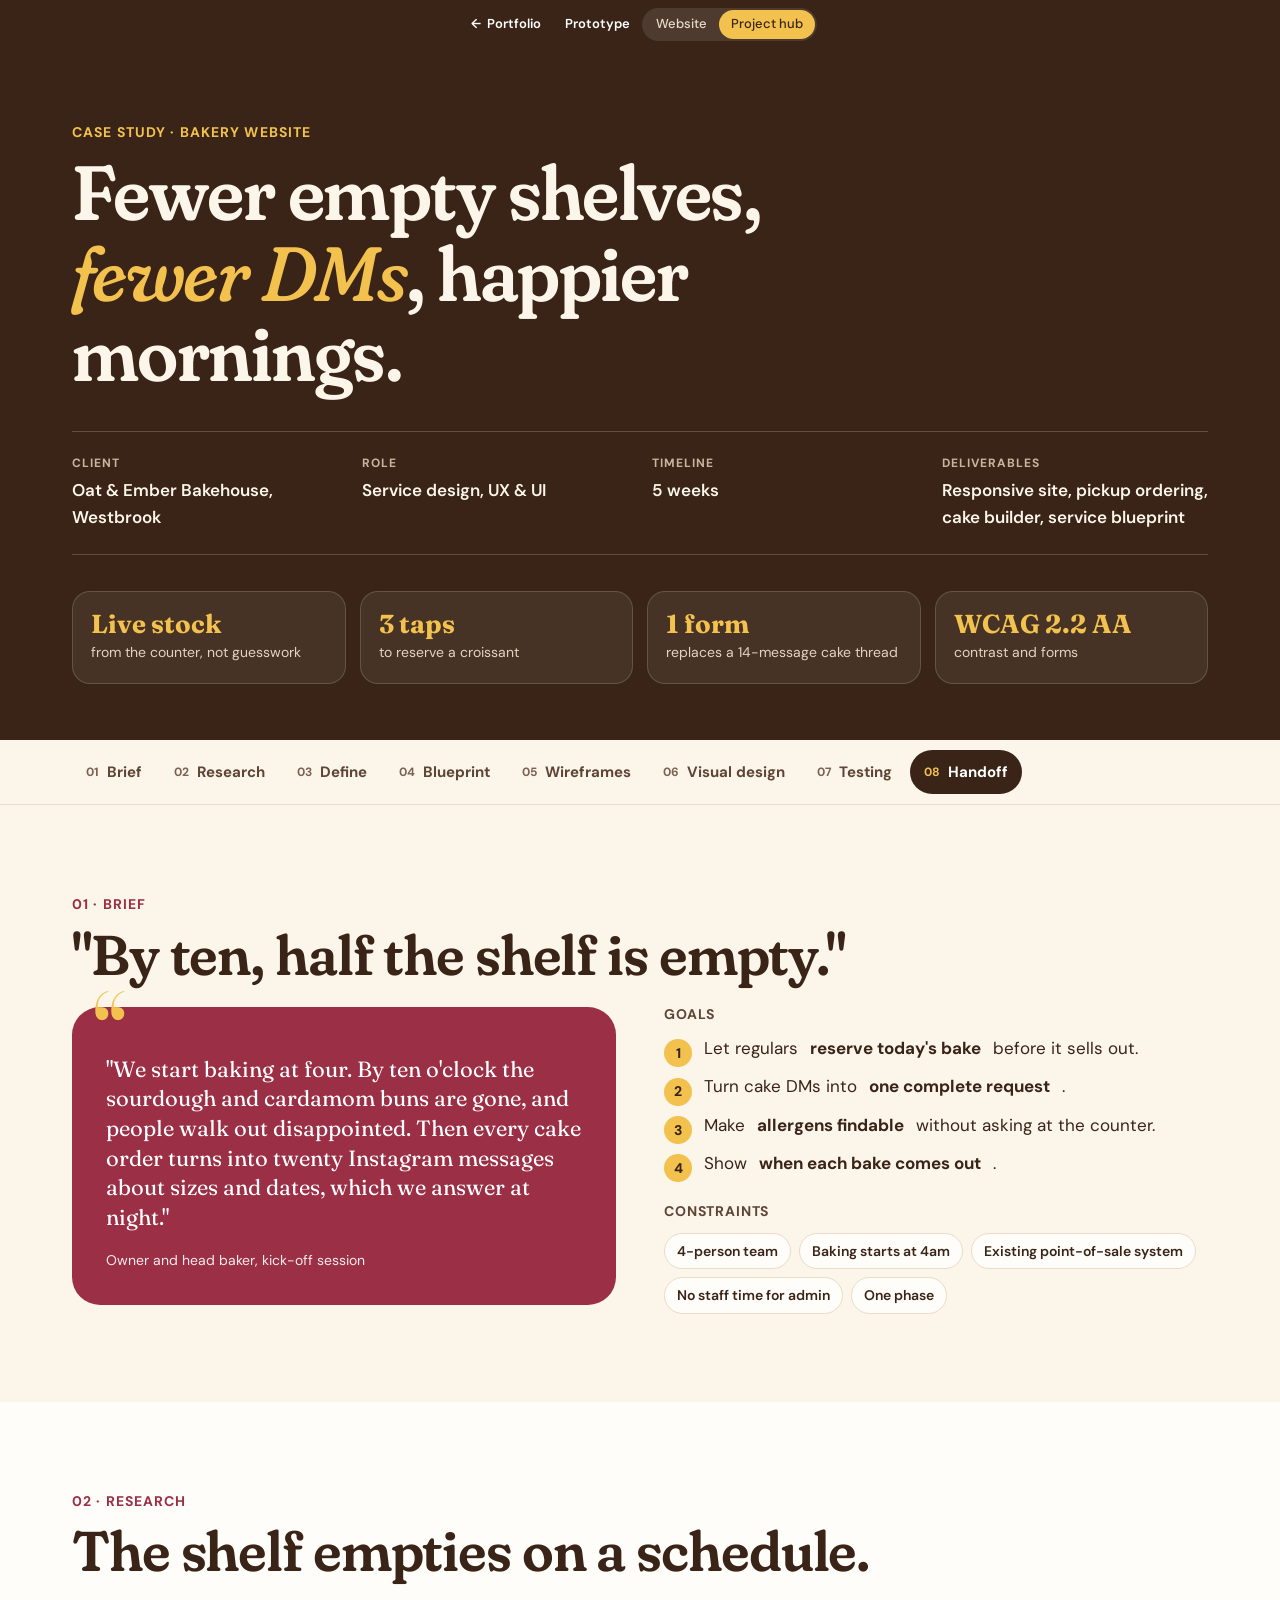
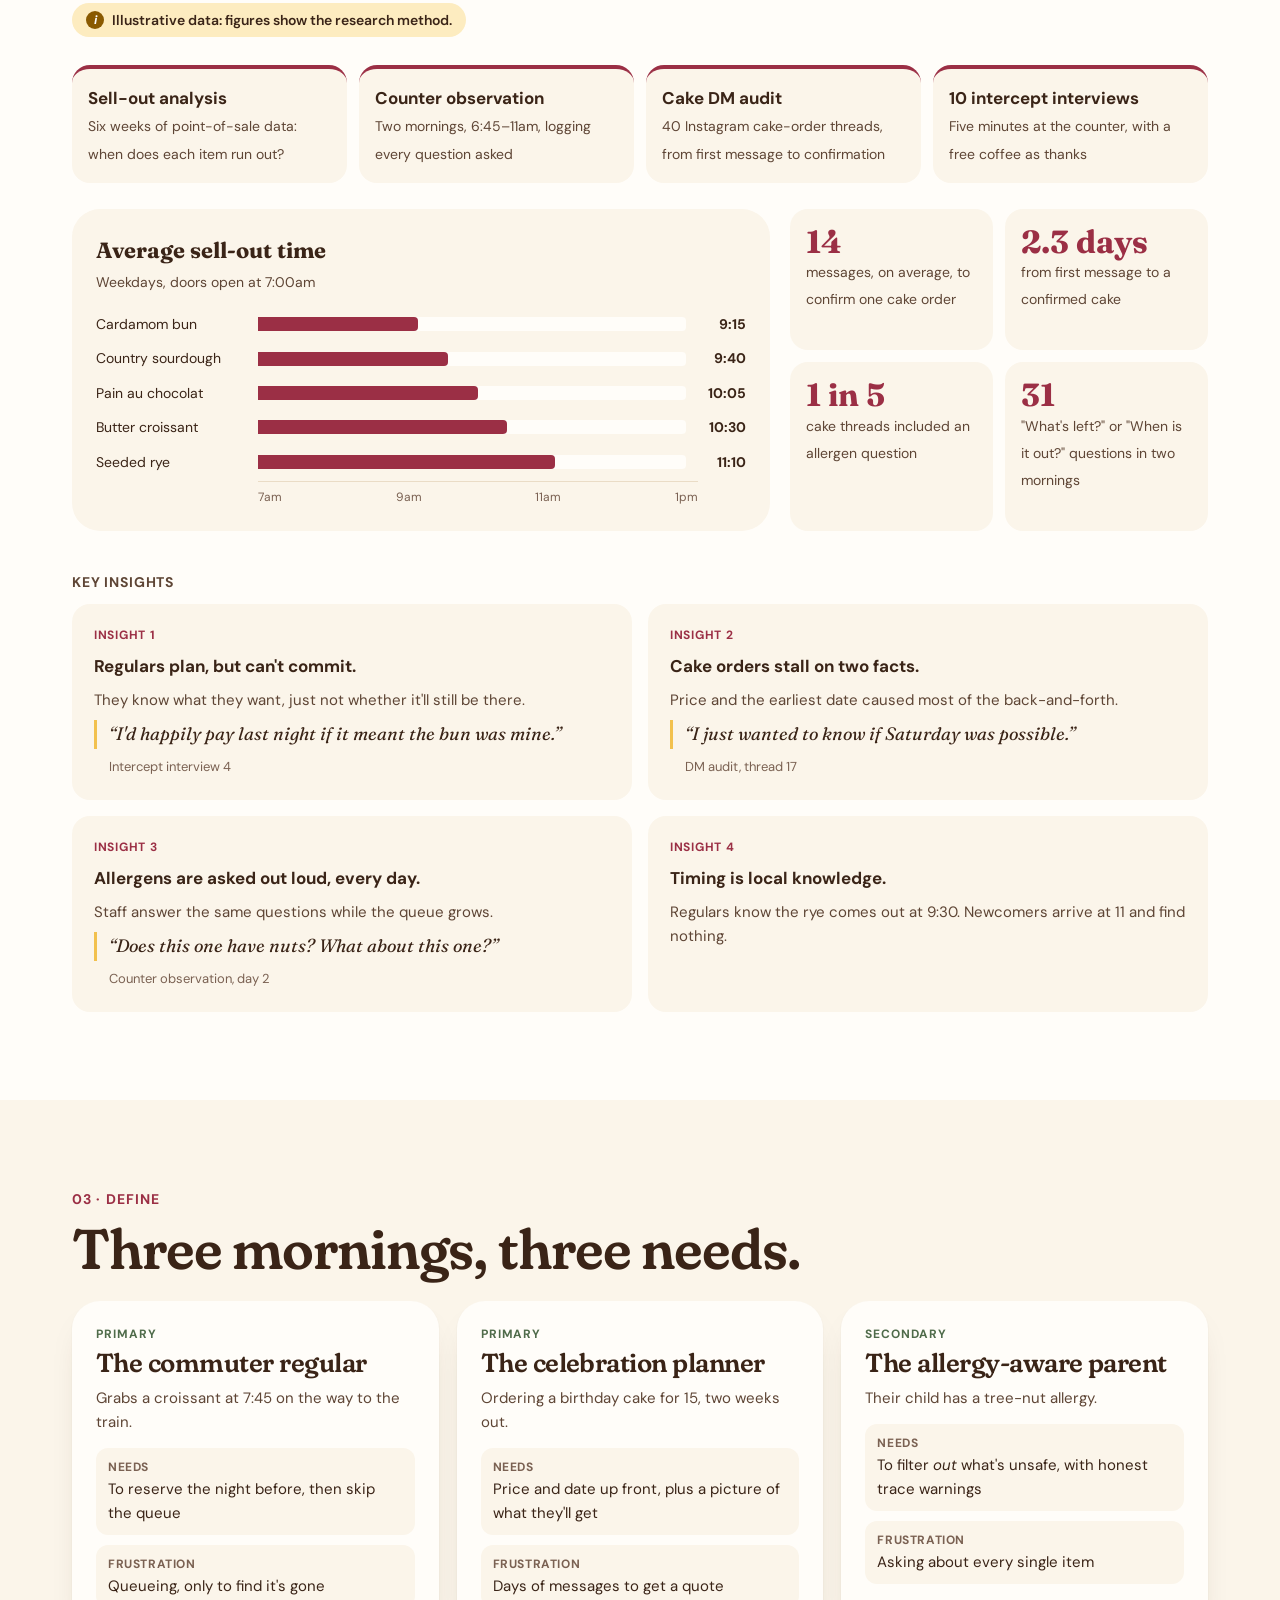
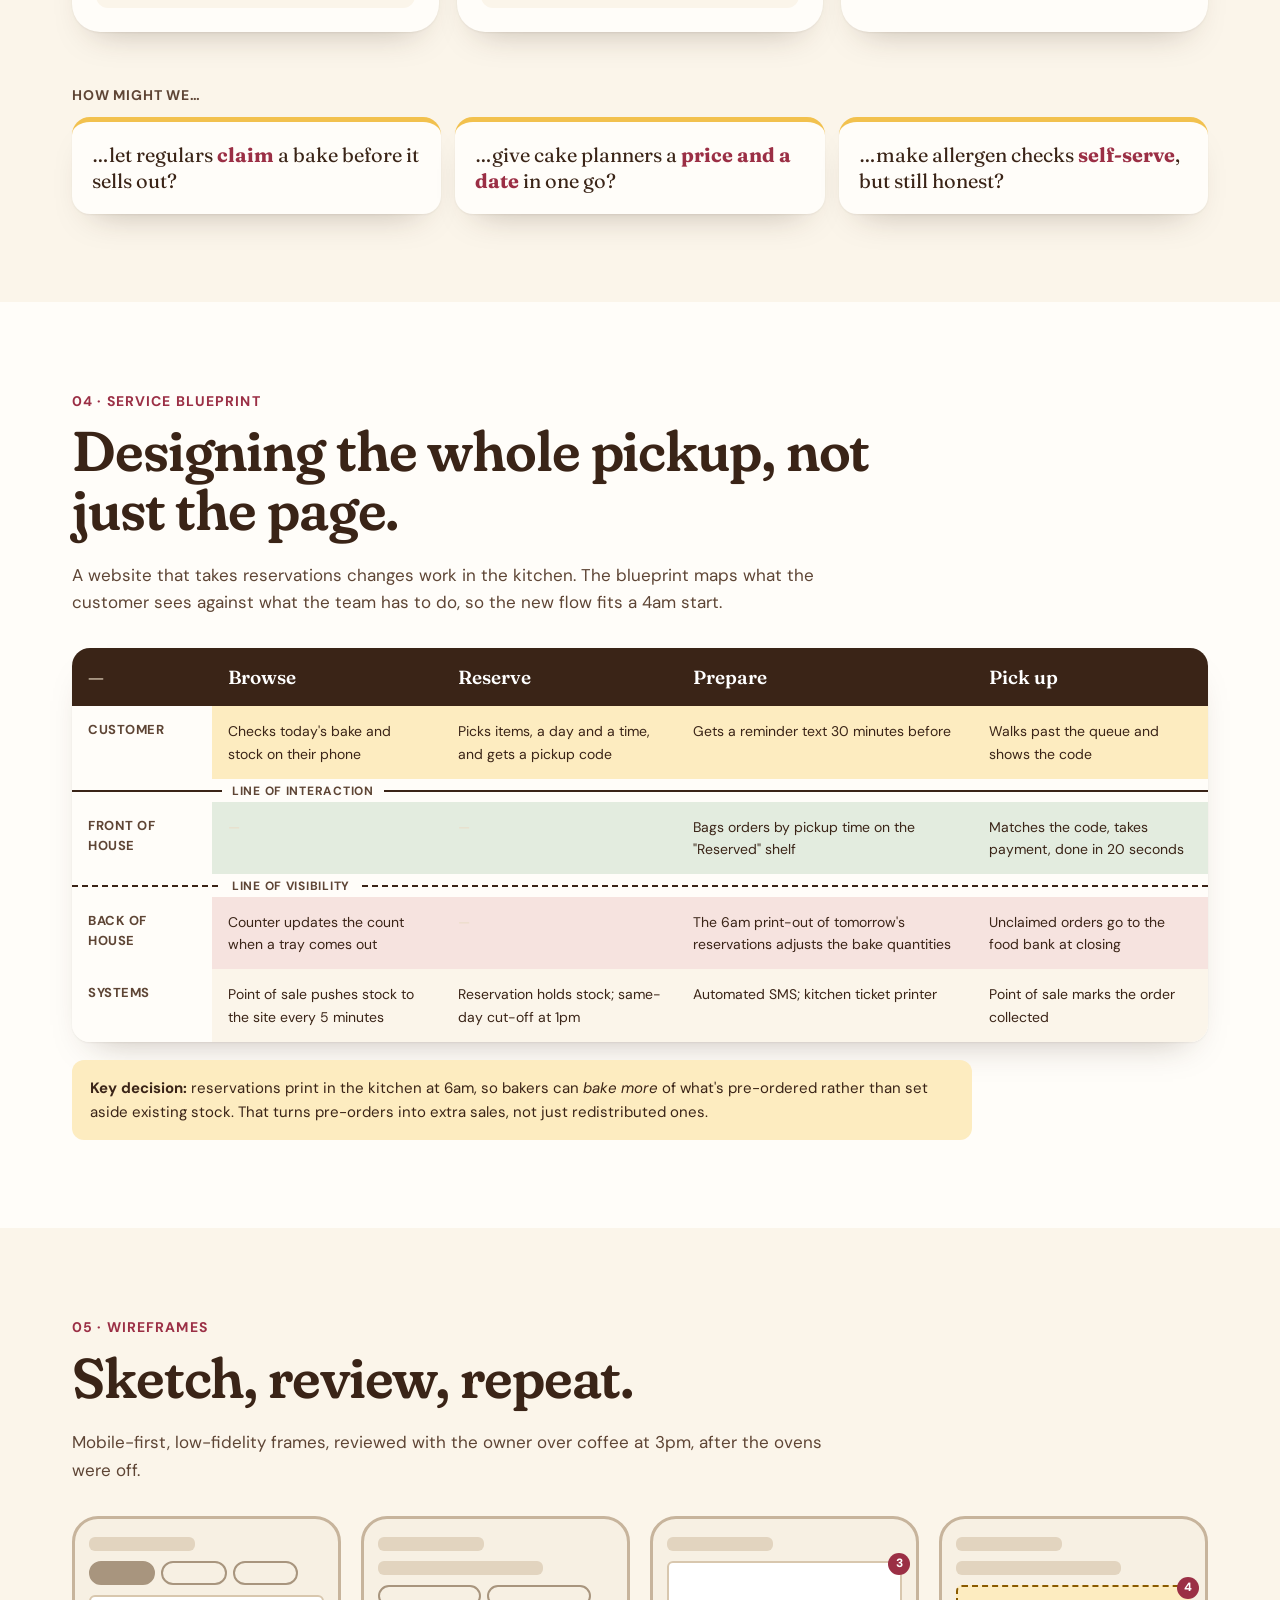
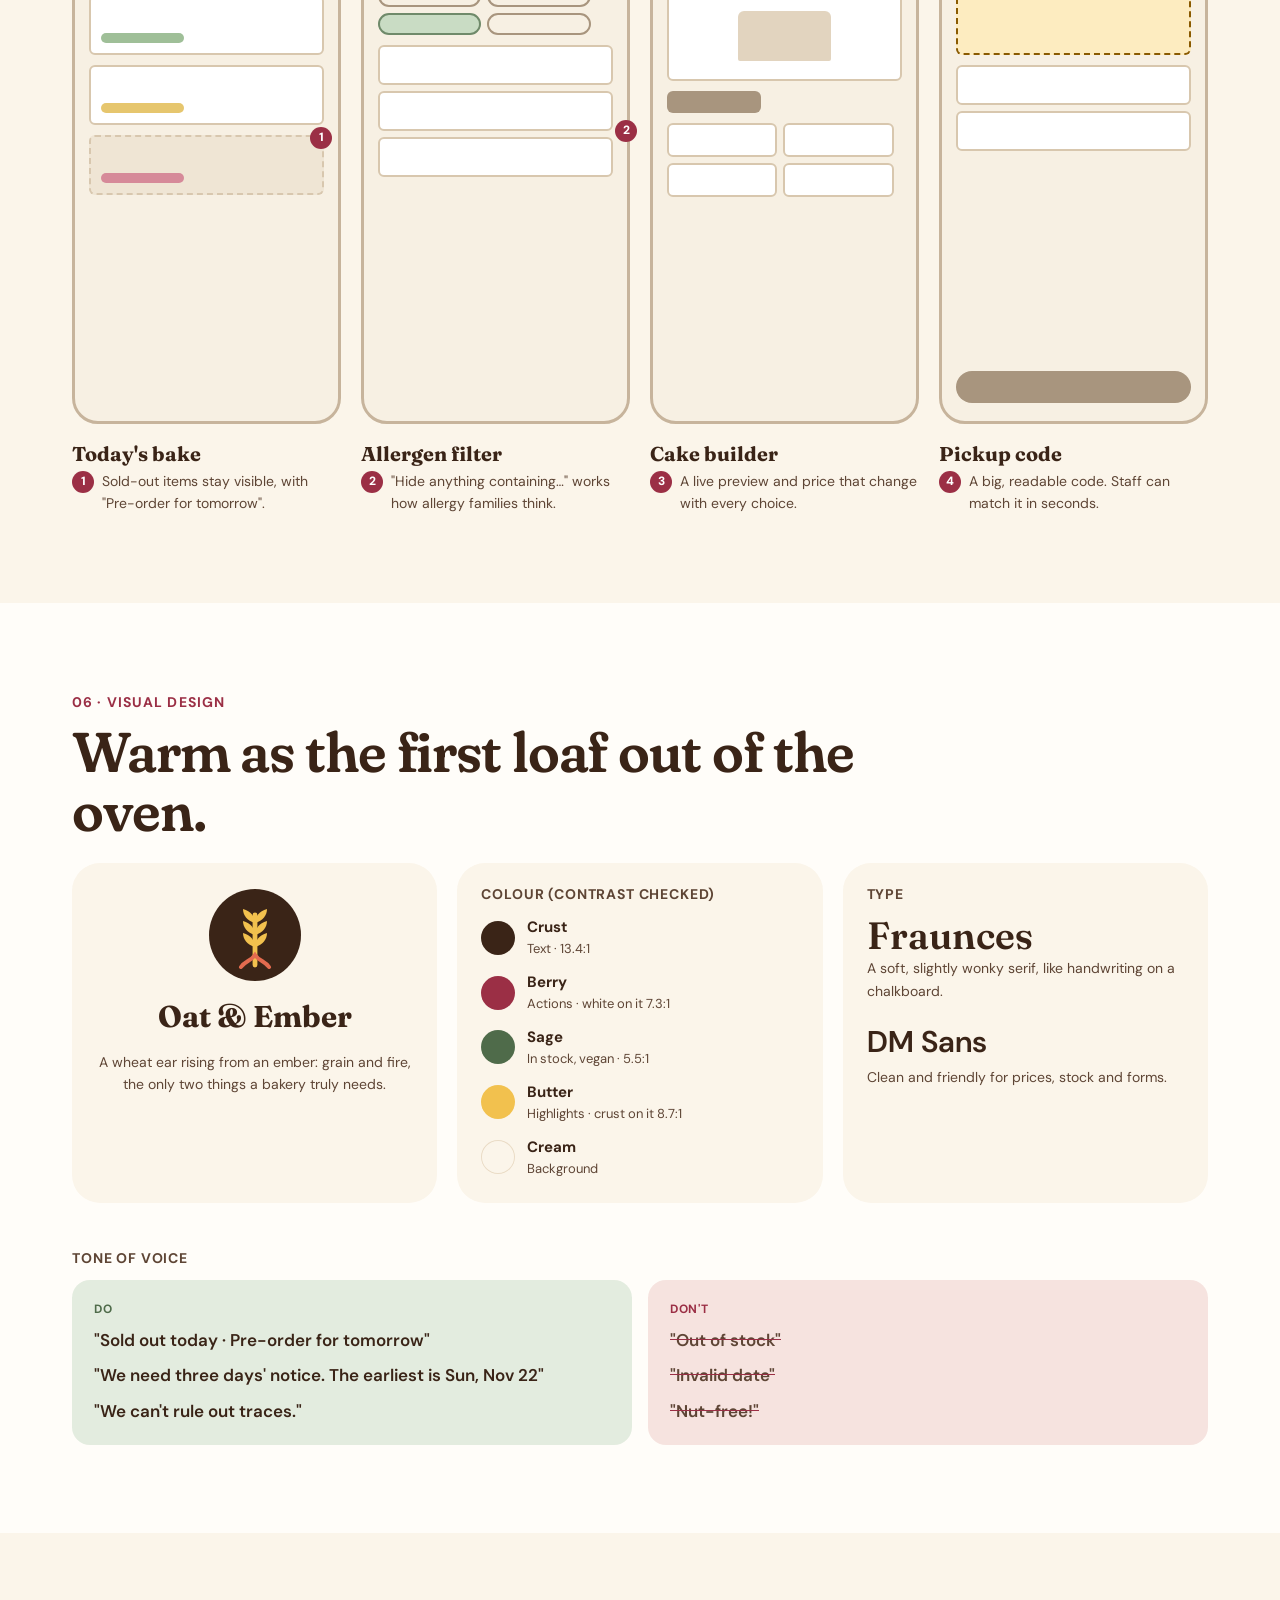
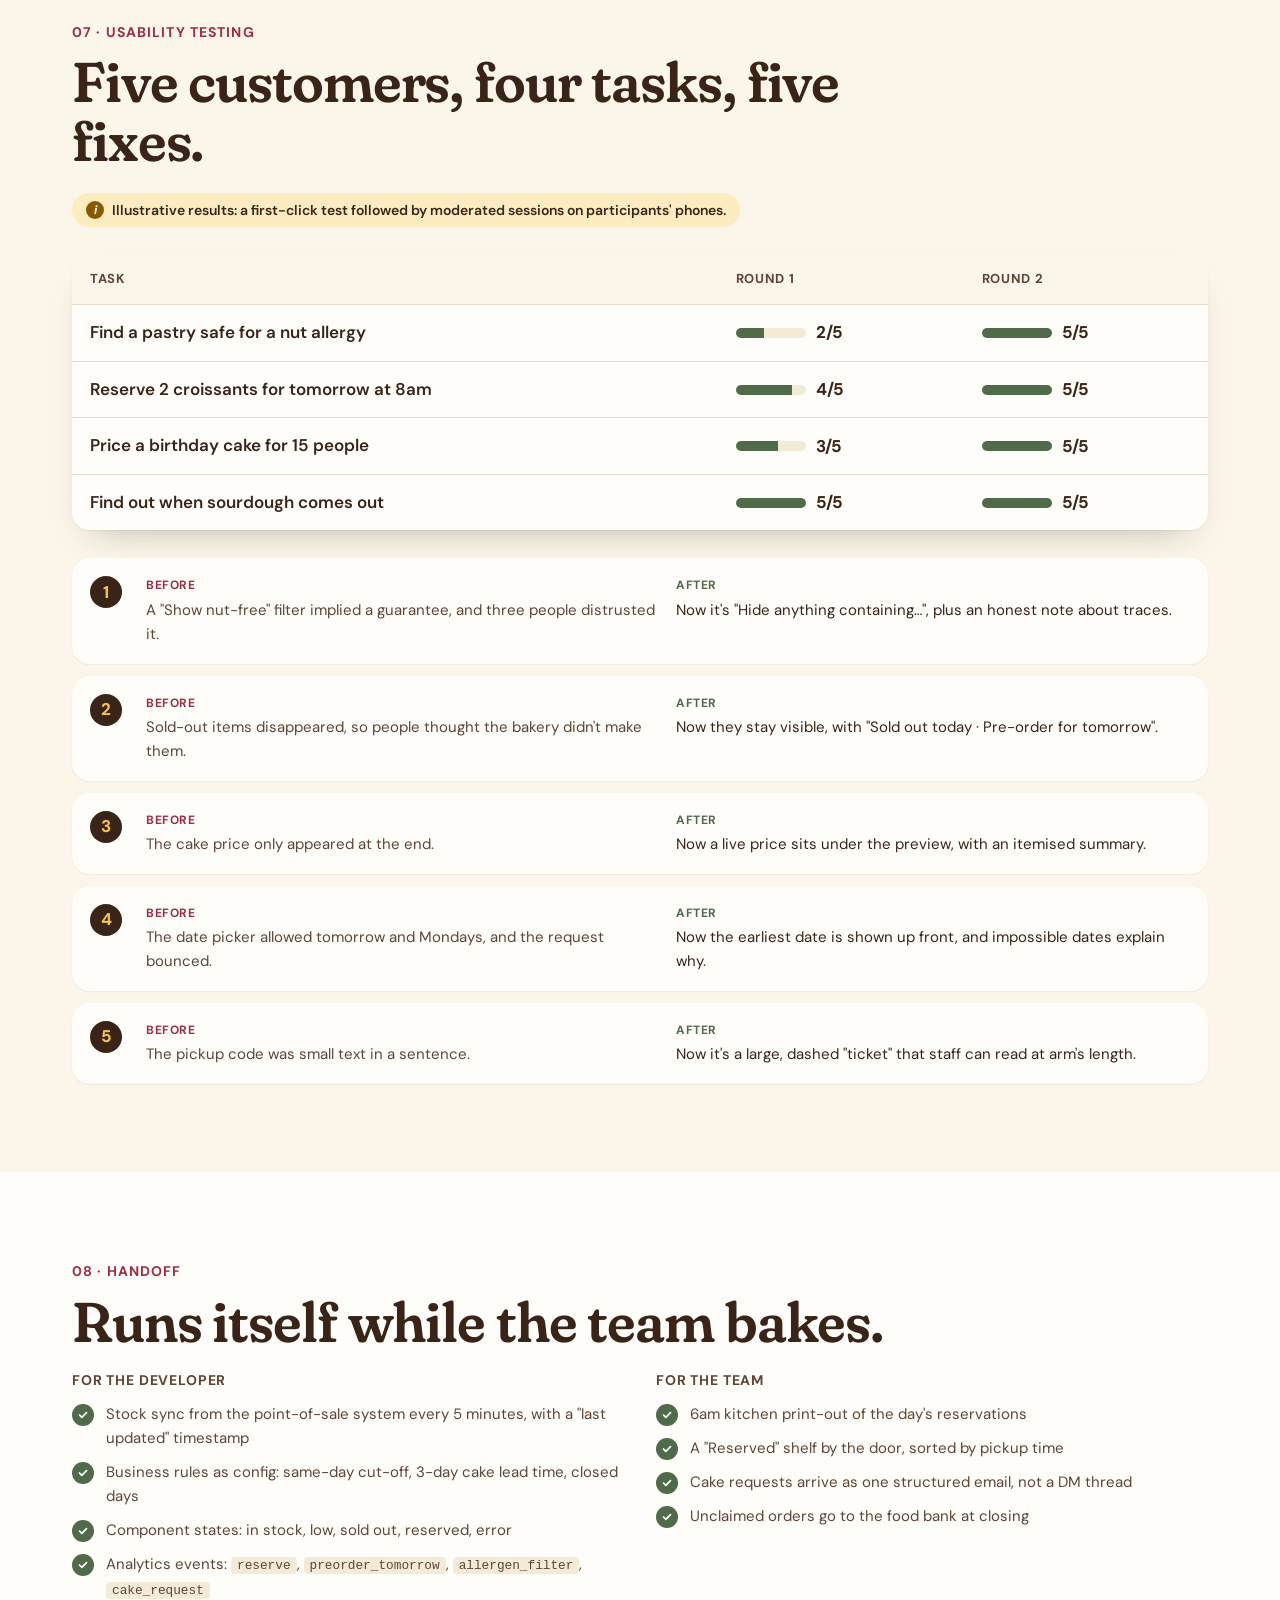
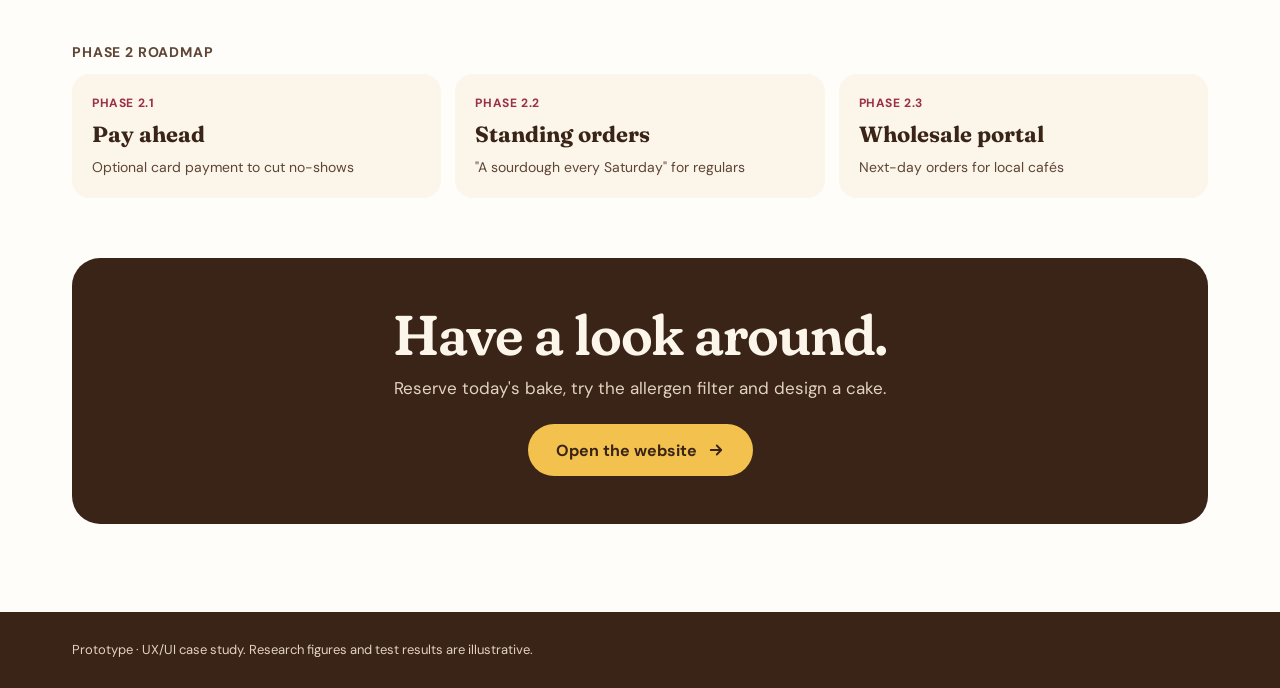
<file: project.html>
<!doctype html>
<html lang="en">
<head>
  <meta charset="utf-8" />
  <meta name="viewport" content="width=device-width, initial-scale=1" />
  <title>Oat &amp; Ember · Project Hub</title>
  <meta name="description" content="UX case study for a neighbourhood bakery website: sell-out analysis, counter observation, cake DM audit, personas, service blueprint, wireframes, visual design, testing and handoff." />
  <link rel="icon" href="data:image/svg+xml,%3Csvg xmlns='http://www.w3.org/2000/svg' viewBox='0 0 48 48'%3E%3Ccircle cx='24' cy='24' r='23' fill='%233a2417'/%3E%3Cpath d='M24 38V14' stroke='%23f2c14e' stroke-width='2.4'/%3E%3C/svg%3E" />
  <link rel="preconnect" href="https://fonts.googleapis.com" />
  <link rel="preconnect" href="https://fonts.gstatic.com" crossorigin />
  <link href="https://fonts.googleapis.com/css2?family=DM+Sans:opsz,wght@9..40,400;9..40,500;9..40,600;9..40,700&family=Fraunces:ital,opsz,wght,SOFT,WONK@0,9..144,500..700,100,1;1,9..144,500,100,1&display=swap" rel="stylesheet" />
  <link rel="stylesheet" href="styles.css" />
  <link rel="stylesheet" href="project.css" />
</head>
<body class="hub">
  <a class="skip" href="#main">Skip to content</a>
  <svg width="0" height="0" style="position:absolute" aria-hidden="true">
    <symbol id="logo" viewBox="0 0 48 48">
      <circle cx="24" cy="24" r="23" fill="#3a2417"/>
      <path d="M24 39V14" stroke="#f2c14e" stroke-width="2.4" stroke-linecap="round"/>
      <path d="M24 18c-4-1-6-4-6-7 4 1 6 4 6 7zm0 6c-4-1-6-4-6-7 4 1 6 4 6 7zm0 6c-4-1-6-4-6-7 4 1 6 4 6 7zm0-12c4-1 6-4 6-7-4 1-6 4-6 7zm0 6c4-1 6-4 6-7-4 1-6 4-6 7zm0 6c4-1 6-4 6-7-4 1-6 4-6 7z" fill="#f2c14e"/>
      <path d="M17 40c2-3 5-3 7-6 2 3 5 3 7 6" stroke="#e36b4f" stroke-width="2" fill="none" stroke-linecap="round"/>
    </symbol>
  </svg>

  <div class="mock-bar" role="note">
    <a class="mock-back" href="/portfolio/"><span aria-hidden="true">←</span> Portfolio</a>
    <strong>Prototype</strong>
    <nav class="mock-tabs" aria-label="Project views"><a href="index.html">Website</a><a href="project.html" aria-current="page">Project hub</a></nav>
  </div>

  <header class="hub-cover">
    <div class="wrap">
      <p class="eyebrow">Case study · Bakery website</p>
      <h1>Fewer empty shelves, <em>fewer DMs</em>, happier mornings.</h1>
      <dl class="hub-meta">
        <div><dt>Client</dt><dd>Oat &amp; Ember Bakehouse, Westbrook</dd></div>
        <div><dt>Role</dt><dd>Service design, UX &amp; UI</dd></div>
        <div><dt>Timeline</dt><dd>5 weeks</dd></div>
        <div><dt>Deliverables</dt><dd>Responsive site, pickup ordering, cake builder, service blueprint</dd></div>
      </dl>
      <ul class="outcomes" role="list">
        <li><b>Live stock</b><span>from the counter, not guesswork</span></li>
        <li><b>3 taps</b><span>to reserve a croissant</span></li>
        <li><b>1 form</b><span>replaces a 14-message cake thread</span></li>
        <li><b>WCAG 2.2 AA</b><span>contrast and forms</span></li>
      </ul>
    </div>
  </header>

  <nav class="phase-nav" aria-label="Project phases">
    <div class="wrap"><ol>
      <li><a href="#brief">Brief</a></li><li><a href="#research">Research</a></li><li><a href="#define">Define</a></li><li><a href="#blueprint">Blueprint</a></li>
      <li><a href="#wireframes">Wireframes</a></li><li><a href="#visual">Visual design</a></li><li><a href="#testing">Testing</a></li><li><a href="#handoff">Handoff</a></li>
    </ol></div>
  </nav>

  <main id="main">
    <section id="brief" aria-labelledby="h-brief">
      <div class="wrap">
        <p class="phase">01 · Brief</p>
        <h2 id="h-brief">"By ten, half the shelf is empty."</h2>
        <div class="split">
          <figure class="client-quote">
            <blockquote>"We start baking at four. By ten o'clock the sourdough and cardamom buns are gone, and people walk out disappointed. Then every cake order turns into twenty Instagram messages about sizes and dates, which we answer at night."</blockquote>
            <figcaption>Owner and head baker, kick-off session</figcaption>
          </figure>
          <div>
            <h3 class="mini-h">Goals</h3>
            <ol class="num-list">
              <li>Let regulars <b>reserve today's bake</b> before it sells out.</li>
              <li>Turn cake DMs into <b>one complete request</b>.</li>
              <li>Make <b>allergens findable</b> without asking at the counter.</li>
              <li>Show <b>when each bake comes out</b>.</li>
            </ol>
            <h3 class="mini-h">Constraints</h3>
            <ul class="tag-list" role="list"><li>4-person team</li><li>Baking starts at 4am</li><li>Existing point-of-sale system</li><li>No staff time for admin</li><li>One phase</li></ul>
          </div>
        </div>
      </div>
    </section>

    <section id="research" class="tint" aria-labelledby="h-research">
      <div class="wrap">
        <p class="phase">02 · Research</p>
        <h2 id="h-research">The shelf empties on a schedule.</h2>
        <p class="note-illus">Illustrative data: figures show the research method.</p>
        <ul class="methods" role="list">
          <li><b>Sell-out analysis</b><span>Six weeks of point-of-sale data: when does each item run out?</span></li>
          <li><b>Counter observation</b><span>Two mornings, 6:45–11am, logging every question asked</span></li>
          <li><b>Cake DM audit</b><span>40 Instagram cake-order threads, from first message to confirmation</span></li>
          <li><b>10 intercept interviews</b><span>Five minutes at the counter, with a free coffee as thanks</span></li>
        </ul>
        <div class="charts">
          <figure class="chart">
            <figcaption><b>Average sell-out time</b><span>Weekdays, doors open at 7:00am</span></figcaption>
            <ul class="timebars" role="list">
              <li style="--t:135"><span class="lbl">Cardamom bun</span><span class="bar"><i></i></span><b>9:15</b></li>
              <li style="--t:160"><span class="lbl">Country sourdough</span><span class="bar"><i></i></span><b>9:40</b></li>
              <li style="--t:185"><span class="lbl">Pain au chocolat</span><span class="bar"><i></i></span><b>10:05</b></li>
              <li style="--t:210"><span class="lbl">Butter croissant</span><span class="bar"><i></i></span><b>10:30</b></li>
              <li style="--t:250"><span class="lbl">Seeded rye</span><span class="bar"><i></i></span><b>11:10</b></li>
            </ul>
            <p class="axis" aria-hidden="true"><span>7am</span><span>9am</span><span>11am</span><span>1pm</span></p>
          </figure>
          <div class="stats">
            <div><b>14</b><span>messages, on average, to confirm one cake order</span></div>
            <div><b>2.3 days</b><span>from first message to a confirmed cake</span></div>
            <div><b>1 in 5</b><span>cake threads included an allergen question</span></div>
            <div><b>31</b><span>"What's left?" or "When is it out?" questions in two mornings</span></div>
          </div>
        </div>
        <h3 class="mini-h" style="margin-top:44px">Key insights</h3>
        <ol class="insights">
          <li><b>Regulars plan, but can't commit.</b> They know what they want, just not whether it'll still be there.<q>I'd happily pay last night if it meant the bun was mine.</q><cite>Intercept interview 4</cite></li>
          <li><b>Cake orders stall on two facts.</b> Price and the earliest date caused most of the back-and-forth.<q>I just wanted to know if Saturday was possible.</q><cite>DM audit, thread 17</cite></li>
          <li><b>Allergens are asked out loud, every day.</b> Staff answer the same questions while the queue grows.<q>Does this one have nuts? What about this one?</q><cite>Counter observation, day 2</cite></li>
          <li><b>Timing is local knowledge.</b> Regulars know the rye comes out at 9:30. Newcomers arrive at 11 and find nothing.</li>
        </ol>
      </div>
    </section>

    <section id="define" aria-labelledby="h-define">
      <div class="wrap">
        <p class="phase">03 · Define</p>
        <h2 id="h-define">Three mornings, three needs.</h2>
        <div class="personas">
          <article class="persona"><p class="p-k">Primary</p><h3>The commuter regular</h3><p class="p-sum">Grabs a croissant at 7:45 on the way to the train.</p>
            <dl><div><dt>Needs</dt><dd>To reserve the night before, then skip the queue</dd></div><div><dt>Frustration</dt><dd>Queueing, only to find it's gone</dd></div></dl></article>
          <article class="persona"><p class="p-k">Primary</p><h3>The celebration planner</h3><p class="p-sum">Ordering a birthday cake for 15, two weeks out.</p>
            <dl><div><dt>Needs</dt><dd>Price and date up front, plus a picture of what they'll get</dd></div><div><dt>Frustration</dt><dd>Days of messages to get a quote</dd></div></dl></article>
          <article class="persona"><p class="p-k">Secondary</p><h3>The allergy-aware parent</h3><p class="p-sum">Their child has a tree-nut allergy.</p>
            <dl><div><dt>Needs</dt><dd>To filter <em>out</em> what's unsafe, with honest trace warnings</dd></div><div><dt>Frustration</dt><dd>Asking about every single item</dd></div></dl></article>
        </div>
        <h3 class="mini-h" style="margin-top:56px">How might we…</h3>
        <ul class="hmw" role="list">
          <li>…let regulars <b>claim</b> a bake before it sells out?</li>
          <li>…give cake planners a <b>price and a date</b> in one go?</li>
          <li>…make allergen checks <b>self-serve</b>, but still honest?</li>
        </ul>
      </div>
    </section>

    <section id="blueprint" class="tint" aria-labelledby="h-blue">
      <div class="wrap">
        <p class="phase">04 · Service blueprint</p>
        <h2 id="h-blue">Designing the whole pickup, not just the page.</h2>
        <p class="lede-sm">A website that takes reservations changes work in the kitchen. The blueprint maps what the customer sees against what the team has to do, so the new flow fits a 4am start.</p>
        <p class="bp-hint" aria-hidden="true">Swipe to see all four stages →</p>
        <div class="bp-wrap" tabindex="0" role="region" aria-label="Service blueprint, scrollable">
          <table class="blueprint">
            <caption class="sr-only">Service blueprint for reserve-and-pickup</caption>
            <thead><tr><td></td><th scope="col">Browse</th><th scope="col">Reserve</th><th scope="col">Prepare</th><th scope="col">Pick up</th></tr></thead>
            <tbody>
              <tr class="r-cust"><th scope="row">Customer</th><td>Checks today's bake and stock on their phone</td><td>Picks items, a day and a time, and gets a pickup code</td><td>Gets a reminder text 30 minutes before</td><td>Walks past the queue and shows the code</td></tr>
              <tr class="r-line"><td colspan="5"><span>Line of interaction</span></td></tr>
              <tr class="r-front"><th scope="row">Front of house</th><td></td><td></td><td>Bags orders by pickup time on the "Reserved" shelf</td><td>Matches the code, takes payment, done in 20 seconds</td></tr>
              <tr class="r-line vis"><td colspan="5"><span>Line of visibility</span></td></tr>
              <tr class="r-back"><th scope="row">Back of house</th><td>Counter updates the count when a tray comes out</td><td></td><td>The 6am print-out of tomorrow's reservations adjusts the bake quantities</td><td>Unclaimed orders go to the food bank at closing</td></tr>
              <tr class="r-sys"><th scope="row">Systems</th><td>Point of sale pushes stock to the site every 5 minutes</td><td>Reservation holds stock; same-day cut-off at 1pm</td><td>Automated SMS; kitchen ticket printer</td><td>Point of sale marks the order collected</td></tr>
            </tbody>
          </table>
        </div>
        <p class="bp-note"><b>Key decision:</b> reservations print in the kitchen at 6am, so bakers can <em>bake more</em> of what's pre-ordered rather than set aside existing stock. That turns pre-orders into extra sales, not just redistributed ones.</p>
      </div>
    </section>

    <section id="wireframes" aria-labelledby="h-wf">
      <div class="wrap">
        <p class="phase">05 · Wireframes</p>
        <h2 id="h-wf">Sketch, review, repeat.</h2>
        <p class="lede-sm">Mobile-first, low-fidelity frames, reviewed with the owner over coffee at 3pm, after the ovens were off.</p>
        <div class="wires">
          <figure class="wire"><div class="phone"><div class="w-bar"></div><div class="w-chips"><span class="on"></span><span></span><span></span></div><div class="w-card2"><span class="ok"></span></div><div class="w-card2"><span class="low"></span></div><div class="w-card2 out"><span class="out"></span><i>1</i></div></div>
            <figcaption><b>Today's bake</b><span><i>1</i> Sold-out items stay visible, with "Pre-order for tomorrow".</span></figcaption></figure>
          <figure class="wire"><div class="phone"><div class="w-bar"></div><div class="w-h2"></div><div class="w-pills"><span></span><span></span><span class="on"></span><span></span></div><div class="w-list2"><span></span><span></span><span></span></div><i class="pin">2</i></div>
            <figcaption><b>Allergen filter</b><span><i>2</i> "Hide anything containing…" works how allergy families think.</span></figcaption></figure>
          <figure class="wire"><div class="phone"><div class="w-bar"></div><div class="w-cake"><i>3</i></div><div class="w-price"></div><div class="w-opts"><span></span><span></span><span></span><span></span></div></div>
            <figcaption><b>Cake builder</b><span><i>3</i> A live preview and price that change with every choice.</span></figcaption></figure>
          <figure class="wire"><div class="phone"><div class="w-bar"></div><div class="w-h2"></div><div class="w-code"><i>4</i></div><div class="w-list2"><span></span><span></span></div><div class="w-btn"></div></div>
            <figcaption><b>Pickup code</b><span><i>4</i> A big, readable code. Staff can match it in seconds.</span></figcaption></figure>
        </div>
      </div>
    </section>

    <section id="visual" class="tint" aria-labelledby="h-visual">
      <div class="wrap">
        <p class="phase">06 · Visual design</p>
        <h2 id="h-visual">Warm as the first loaf out of the oven.</h2>
        <div class="vis-grid">
          <div class="vis-card brand"><svg viewBox="0 0 48 48" width="96" height="96" aria-hidden="true"><use href="#logo"/></svg><p class="b-name">Oat &amp; Ember</p><p class="small">A wheat ear rising from an ember: grain and fire, the only two things a bakery truly needs.</p></div>
          <div class="vis-card"><h3 class="mini-h">Colour (contrast checked)</h3>
            <ul class="pal" role="list">
              <li><i style="background:#3a2417"></i><b>Crust</b><span>Text · 13.4:1</span></li>
              <li><i style="background:#9b2f45"></i><b>Berry</b><span>Actions · white on it 7.3:1</span></li>
              <li><i style="background:#4f6b4a"></i><b>Sage</b><span>In stock, vegan · 5.5:1</span></li>
              <li><i style="background:#f2c14e"></i><b>Butter</b><span>Highlights · crust on it 8.7:1</span></li>
              <li><i style="background:#fbf5ea;box-shadow:inset 0 0 0 1px #eadcc6"></i><b>Cream</b><span>Background</span></li>
            </ul></div>
          <div class="vis-card"><h3 class="mini-h">Type</h3><p class="t-d">Fraunces</p><p class="small">A soft, slightly wonky serif, like handwriting on a chalkboard.</p><p class="t-b">DM Sans</p><p class="small">Clean and friendly for prices, stock and forms.</p></div>
        </div>
        <h3 class="mini-h" style="margin-top:48px">Tone of voice</h3>
        <div class="tone">
          <div class="do"><p class="t-k">Do</p><p>"Sold out today · Pre-order for tomorrow"</p><p>"We need three days' notice. The earliest is Sun, Nov 22"</p><p>"We can't rule out traces."</p></div>
          <div class="dont"><p class="t-k">Don't</p><p>"Out of stock"</p><p>"Invalid date"</p><p>"Nut-free!"</p></div>
        </div>
      </div>
    </section>

    <section id="testing" aria-labelledby="h-test">
      <div class="wrap">
        <p class="phase">07 · Usability testing</p>
        <h2 id="h-test">Five customers, four tasks, five fixes.</h2>
        <p class="note-illus">Illustrative results: a first-click test followed by moderated sessions on participants' phones.</p>
        <div class="tasks-wrap">
          <table class="tasks">
            <caption class="sr-only">Task success, round 1 and round 2</caption>
            <thead><tr><th scope="col">Task</th><th scope="col">Round 1</th><th scope="col">Round 2</th></tr></thead>
            <tbody>
              <tr><th scope="row">Find a pastry safe for a nut allergy</th><td><span class="score" style="--s:2">2/5</span></td><td><span class="score" style="--s:5">5/5</span></td></tr>
              <tr><th scope="row">Reserve 2 croissants for tomorrow at 8am</th><td><span class="score" style="--s:4">4/5</span></td><td><span class="score" style="--s:5">5/5</span></td></tr>
              <tr><th scope="row">Price a birthday cake for 15 people</th><td><span class="score" style="--s:3">3/5</span></td><td><span class="score" style="--s:5">5/5</span></td></tr>
              <tr><th scope="row">Find out when sourdough comes out</th><td><span class="score" style="--s:5">5/5</span></td><td><span class="score" style="--s:5">5/5</span></td></tr>
            </tbody>
          </table>
        </div>
        <ol class="changes">
          <li><p class="c-was">A "Show nut-free" filter implied a guarantee, and three people distrusted it.</p><p class="c-now">Now it's "Hide anything containing…", plus an honest note about traces.</p></li>
          <li><p class="c-was">Sold-out items disappeared, so people thought the bakery didn't make them.</p><p class="c-now">Now they stay visible, with "Sold out today · Pre-order for tomorrow".</p></li>
          <li><p class="c-was">The cake price only appeared at the end.</p><p class="c-now">Now a live price sits under the preview, with an itemised summary.</p></li>
          <li><p class="c-was">The date picker allowed tomorrow and Mondays, and the request bounced.</p><p class="c-now">Now the earliest date is shown up front, and impossible dates explain why.</p></li>
          <li><p class="c-was">The pickup code was small text in a sentence.</p><p class="c-now">Now it's a large, dashed "ticket" that staff can read at arm's length.</p></li>
        </ol>
      </div>
    </section>

    <section id="handoff" class="tint" aria-labelledby="h-handoff">
      <div class="wrap">
        <p class="phase">08 · Handoff</p>
        <h2 id="h-handoff">Runs itself while the team bakes.</h2>
        <div class="handoff">
          <div><h3 class="mini-h">For the developer</h3>
            <ul class="checks" role="list">
              <li>Stock sync from the point-of-sale system every 5 minutes, with a "last updated" timestamp</li>
              <li>Business rules as config: same-day cut-off, 3-day cake lead time, closed days</li>
              <li>Component states: in stock, low, sold out, reserved, error</li>
              <li>Analytics events: <code>reserve</code>, <code>preorder_tomorrow</code>, <code>allergen_filter</code>, <code>cake_request</code></li>
            </ul></div>
          <div><h3 class="mini-h">For the team</h3>
            <ul class="checks" role="list">
              <li>6am kitchen print-out of the day's reservations</li>
              <li>A "Reserved" shelf by the door, sorted by pickup time</li>
              <li>Cake requests arrive as one structured email, not a DM thread</li>
              <li>Unclaimed orders go to the food bank at closing</li>
            </ul></div>
        </div>
        <h3 class="mini-h" style="margin-top:44px">Phase 2 roadmap</h3>
        <ol class="roadmap">
          <li><b>Pay ahead</b><span>Optional card payment to cut no-shows</span></li>
          <li><b>Standing orders</b><span>"A sourdough every Saturday" for regulars</span></li>
          <li><b>Wholesale portal</b><span>Next-day orders for local cafés</span></li>
        </ol>
        <div class="hub-cta">
          <h2>Have a look around.</h2>
          <p>Reserve today's bake, try the allergen filter and design a cake.</p>
          <a class="btn btn-butter" href="index.html">Open the website <svg viewBox="0 0 24 24" aria-hidden="true"><path d="M5 12h14M13 6l6 6-6 6"/></svg></a>
        </div>
      </div>
    </section>
  </main>

  <footer class="site-foot slim"><div class="wrap"><p>Prototype · UX/UI case study. Research figures and test results are illustrative.</p></div></footer>
  <script>
    const links = [...document.querySelectorAll('.phase-nav a')];
    const io = new IntersectionObserver((entries) => entries.forEach((e) => {
      if (!e.isIntersecting) return;
      links.forEach((a) => {
        if (a.getAttribute('href') !== '#' + e.target.id) return a.removeAttribute('aria-current');
        a.setAttribute('aria-current', 'location');
        a.closest('ol').scrollTo({ left: a.parentElement.offsetLeft - 16, behavior: 'smooth' });
      });
    }), { rootMargin: '-40% 0px -55% 0px' });
    document.querySelectorAll('main section[id]').forEach((s) => io.observe(s));
  </script>
</body>
</html>
</file>
<file: styles.css>
/* =========================================================
   Oat & Ember Bakehouse: design tokens
   Contrast (WCAG 2.2 AA), all checked:
   crust 13.4:1 · crust-2 8.1:1 · crust-3 5.3:1 on cream
   berry 6.7:1 · white on berry 7.3:1 · sage 5.5:1 · white on sage 5.9:1
   crust on butter 8.7:1 (butter is a background only)
   ========================================================= */
:root {
  --cream: #fbf5ea;
  --cream-2: #f4ead8;
  --white: #fffdf9;
  --crust: #3a2417;
  --crust-2: #5e4535;
  --crust-3: #7a6152;
  --line: #eadcc6;
  --butter: #f2c14e;
  --butter-soft: #fdecc0;
  --butter-ink: #8a5a00;
  --berry: #9b2f45;
  --berry-soft: #f6e3df;
  --sage: #4f6b4a;
  --sage-soft: #e3ecdf;
  --serif: "Fraunces", "Iowan Old Style", Georgia, serif;
  --sans: "DM Sans", system-ui, -apple-system, "Segoe UI", sans-serif;
  --r: 12px; --r-md: 18px; --r-lg: 28px;
  --shadow: 0 1px 2px rgba(58, 36, 23, .06), 0 18px 36px -22px rgba(58, 36, 23, .35);
  --ease: cubic-bezier(.2, .8, .2, 1);
}
*, *::before, *::after { box-sizing: border-box; }
html { scroll-behavior: smooth; scroll-padding-top: 90px; -webkit-text-size-adjust: 100%; }
@media (prefers-reduced-motion: reduce) { html { scroll-behavior: auto; } *, *::before, *::after { animation: none !important; transition-duration: .01ms !important; } }
body { margin: 0; background: var(--cream); color: var(--crust); font: 400 17px/1.6 var(--sans); -webkit-font-smoothing: antialiased; }
h1, h2, h3, p, figure, blockquote, ul, ol, dl, dd { margin: 0; }
ul, ol { padding: 0; list-style: none; }
h1, h2, h3 { font-family: var(--serif); font-weight: 600; letter-spacing: -0.02em; line-height: 1.05; font-variation-settings: "SOFT" 100, "WONK" 1; }
a { color: var(--berry); text-underline-offset: 3px; }
button, input, select, textarea { font: inherit; color: inherit; }
img, svg { display: block; }
:focus-visible { outline: 3px solid var(--berry); outline-offset: 3px; border-radius: 6px; }
.sr-only { position: absolute; width: 1px; height: 1px; padding: 0; margin: -1px; overflow: hidden; clip: rect(0 0 0 0); white-space: nowrap; border: 0; }
.skip { position: absolute; left: 16px; top: -100px; z-index: 200; background: var(--crust); color: #fff; padding: 12px 16px; border-radius: var(--r); }
.skip:focus { top: 16px; }
.wrap { max-width: 1200px; margin: 0 auto; padding: 0 32px; }
section { padding: 96px 0; }
[hidden] { display: none !important; }

/* top bar */
.mock-bar { background: var(--crust); color: #e9dccb; font-size: 13px; display: flex; justify-content: center; align-items: center; gap: 12px; flex-wrap: wrap; padding: 8px 16px; }
.mock-bar strong { color: #fff; font-weight: 600; }
.mock-back { display: inline-flex; align-items: center; gap: 6px; min-height: 28px; padding: 0 12px 0 8px; border-radius: 999px; color: #fff; font-weight: 600; text-decoration: none; }
.mock-back:hover { background: rgba(255,255,255,.12); }
.mock-tabs { display: inline-flex; background: rgba(255,255,255,.1); border-radius: 999px; padding: 2px; }
.mock-tabs a { color: #e9dccb; text-decoration: none; padding: 4px 12px; border-radius: 999px; font-weight: 500; }
.mock-tabs a[aria-current="page"] { background: var(--butter); color: var(--crust); }

/* buttons */
.btn { display: inline-flex; align-items: center; justify-content: center; gap: 10px; min-height: 52px; padding: 0 26px; border-radius: 999px; border: 2px solid transparent; font-weight: 700; font-size: 16px; text-decoration: none; cursor: pointer; transition: background .2s, transform .2s var(--ease); }
.btn svg { width: 18px; height: 18px; fill: none; stroke: currentColor; stroke-width: 2.4; stroke-linecap: round; stroke-linejoin: round; }
.btn:active { transform: translateY(1px); }
.btn-berry { background: var(--berry); color: #fff; }
.btn-berry:hover { background: #82263a; }
.btn-crust { background: var(--crust); color: #fff; }
.btn-crust:hover { background: #4d3122; }
.btn-butter { background: var(--butter); color: var(--crust); }
.btn-butter:hover { background: #eab43a; }
.btn-line { background: transparent; color: var(--crust); border-color: var(--crust); }
.btn-line:hover { background: var(--white); }
.btn-sm { min-height: 44px; padding: 0 18px; font-size: 15px; }
.btn-block { width: 100%; }
.text-btn { background: none; border: 0; padding: 0 4px; min-height: 44px; font-weight: 700; color: var(--berry); text-decoration: underline; text-underline-offset: 3px; cursor: pointer; }
.icon-btn { width: 44px; height: 44px; border-radius: 50%; border: 2px solid var(--line); background: var(--white); display: grid; place-items: center; cursor: pointer; flex: none; }
.icon-btn svg { width: 18px; height: 18px; stroke: var(--crust); stroke-width: 2.4; fill: none; stroke-linecap: round; }

/* header */
.site-head { position: sticky; top: 0; z-index: 50; background: color-mix(in srgb, var(--cream) 92%, transparent); backdrop-filter: blur(10px); -webkit-backdrop-filter: blur(10px); border-bottom: 1px solid var(--line); }
.head-inner { display: flex; align-items: center; gap: 20px; min-height: 76px; }
.logo { display: flex; align-items: center; gap: 10px; text-decoration: none; color: var(--crust); }
.logo svg { width: 46px; height: 46px; flex: none; }
.logo span { font-family: var(--serif); font-weight: 700; font-size: 23px; letter-spacing: -0.02em; line-height: 1; }
.logo small { display: block; font-family: var(--sans); font-weight: 600; font-size: 12px; color: var(--crust-3); letter-spacing: .08em; text-transform: uppercase; margin-top: 4px; }
.site-nav { margin-left: auto; display: flex; align-items: center; gap: 2px; }
.site-nav a { color: var(--crust); text-decoration: none; font-weight: 600; font-size: 15px; padding: 10px 12px; border-radius: 999px; }
.site-nav a:hover { background: var(--cream-2); }
.bag-btn { display: inline-flex; align-items: center; gap: 8px; min-height: 44px; padding: 0 16px; border-radius: 999px; border: 2px solid var(--crust); background: var(--white); font-weight: 700; cursor: pointer; margin-left: 8px; }
.bag-btn svg { width: 18px; height: 18px; stroke: currentColor; stroke-width: 2; fill: none; }
.bag-count { min-width: 22px; height: 22px; padding: 0 6px; border-radius: 999px; background: var(--berry); color: #fff; font-size: 12px; display: inline-grid; place-items: center; }
.bag-count[data-n="0"] { background: var(--cream-2); color: var(--crust-2); }
.menu-btn { display: none; align-items: center; gap: 8px; min-height: 44px; padding: 0 14px; border-radius: 999px; border: 2px solid var(--crust); background: transparent; font-weight: 700; cursor: pointer; }
.menu-btn svg { width: 20px; height: 20px; stroke: currentColor; stroke-width: 2.4; fill: none; stroke-linecap: round; }

/* hero */
.hero { padding: 56px 0 72px; }
.hero-grid { display: grid; grid-template-columns: minmax(0, 1fr) minmax(0, 1fr); gap: 56px; align-items: center; }
.status { display: inline-flex; align-items: center; gap: 10px; padding: 8px 16px; background: var(--white); border: 1px solid var(--line); border-radius: 999px; font-size: 14px; font-weight: 600; margin-bottom: 22px; }
.status .dot { width: 10px; height: 10px; border-radius: 50%; background: var(--sage); box-shadow: 0 0 0 4px var(--sage-soft); }
.status.closed .dot { background: var(--berry); box-shadow: 0 0 0 4px var(--berry-soft); }
.hero h1 { font-size: clamp(3rem, 6.4vw, 5.6rem); }
.hero h1 em { font-style: italic; color: var(--berry); font-weight: 500; }
.lede { font-size: 19px; color: var(--crust-2); margin: 22px 0 30px; max-width: 38ch; }
.hero-ctas { display: flex; flex-wrap: wrap; gap: 12px; }
.hero-art { margin: 0; position: relative; }
.hero-art img { width: 100%; height: auto; aspect-ratio: 1; object-fit: cover; border-radius: 48% 48% var(--r-lg) var(--r-lg) / 36% 36% var(--r-lg) var(--r-lg); box-shadow: var(--shadow); background: var(--cream-2); }
.hero-art .sticker { position: absolute; left: -18px; bottom: 28px; background: var(--butter); color: var(--crust); border-radius: 50%; width: 118px; height: 118px; display: grid; place-items: center; text-align: center; font-family: var(--serif); font-weight: 700; font-size: 17px; line-height: 1.1; transform: rotate(-10deg); box-shadow: var(--shadow); padding: 12px; }
.hero-art .sticker small { display: block; font-family: var(--sans); font-size: 12px; font-weight: 600; margin-top: 2px; }

/* section heads */
.eyebrow { font-size: 14px; font-weight: 700; letter-spacing: .08em; text-transform: uppercase; color: var(--berry); margin-bottom: 10px; }
.sec-head { max-width: 660px; margin-bottom: 36px; }
.sec-head h2 { font-size: clamp(2.3rem, 4.4vw, 3.6rem); }
.sec-head p { color: var(--crust-2); font-size: 18px; margin-top: 14px; }

/* bake schedule */
.oven { background: var(--crust); color: var(--cream); }
.oven .eyebrow { color: var(--butter); }
.oven .sec-head p { color: #e2d3bf; }
.timeline { display: grid; grid-template-columns: repeat(6, minmax(0, 1fr)); gap: 0; position: relative; }
.timeline::before { content: ""; position: absolute; left: 0; right: 0; top: 26px; height: 2px; background: rgba(251,245,234,.25); }
.tl { position: relative; padding: 0 12px 0 0; }
.tl .t { display: inline-grid; place-items: center; min-width: 54px; height: 54px; border-radius: 50%; background: var(--crust); border: 2px solid var(--butter); font-family: var(--serif); font-weight: 700; font-size: 17px; position: relative; z-index: 1; }
.tl.now .t { background: var(--butter); color: var(--crust); box-shadow: 0 0 0 6px rgba(242,193,78,.25); }
.tl b { display: block; margin-top: 14px; font-size: 16px; }
.tl span { font-size: 14px; color: #e2d3bf; }
.tl .tag-now { display: inline-block; margin-top: 6px; font-size: 12px; font-weight: 700; background: var(--butter); color: var(--crust); border-radius: 999px; padding: 2px 8px; }

/* menu */
.menu-tools { display: flex; flex-wrap: wrap; gap: 18px 28px; align-items: flex-start; justify-content: space-between; margin-bottom: 24px; }
.cats { display: flex; gap: 6px; flex-wrap: wrap; }
.cat { position: relative; }
.cat input { position: absolute; opacity: 0; inset: 0; cursor: pointer; }
.cat span { display: inline-flex; align-items: center; min-height: 44px; padding: 0 18px; border-radius: 999px; border: 2px solid var(--crust); font-weight: 700; font-size: 15px; cursor: pointer; background: var(--white); }
.cat input:checked + span { background: var(--crust); color: #fff; }
.cat input:focus-visible + span { outline: 3px solid var(--berry); outline-offset: 2px; }
.diet { border: 0; padding: 0; margin: 0; min-width: 0; }
.diet legend { font-size: 14px; font-weight: 700; padding: 0; margin-bottom: 8px; }
.diet-row { display: flex; flex-wrap: wrap; gap: 6px; }
.pill-check { position: relative; }
.pill-check input { position: absolute; opacity: 0; inset: 0; cursor: pointer; }
.pill-check span { display: inline-flex; align-items: center; gap: 6px; min-height: 40px; padding: 0 14px; border-radius: 999px; border: 2px solid var(--crust-3); font-size: 14px; font-weight: 600; cursor: pointer; background: var(--white); }
.pill-check span::before { content: ""; width: 14px; height: 14px; border-radius: 4px; border: 2px solid var(--crust-3); }
.pill-check input:checked + span { background: var(--sage-soft); border-color: var(--sage); }
.pill-check input:checked + span::before { background: var(--sage) url("data:image/svg+xml,%3Csvg xmlns='http://www.w3.org/2000/svg' viewBox='0 0 24 24'%3E%3Cpath d='M6 12l4 4 8-8' fill='none' stroke='white' stroke-width='3.5' stroke-linecap='round' stroke-linejoin='round'/%3E%3C/svg%3E") center / 12px no-repeat; border-color: var(--sage); }
.pill-check input:focus-visible + span { outline: 3px solid var(--berry); outline-offset: 2px; }
.menu-count { font-size: 15px; color: var(--crust-2); margin-bottom: 16px; display: flex; gap: 10px; flex-wrap: wrap; align-items: center; justify-content: space-between; }
.items { display: grid; grid-template-columns: repeat(3, minmax(0, 1fr)); gap: 18px; }
.item { background: var(--white); border-radius: var(--r-md); padding: 20px; box-shadow: var(--shadow); display: flex; flex-direction: column; gap: 10px; position: relative; }
.item.out { background: var(--cream-2); box-shadow: none; border: 1px dashed var(--crust-3); }
.item-top { display: flex; justify-content: space-between; gap: 8px; align-items: flex-start; }
.item h3 { font-size: 24px; }
.item .price { font-family: var(--serif); font-weight: 700; font-size: 22px; white-space: nowrap; }
.item p { color: var(--crust-2); font-size: 15px; }
.badges { display: flex; flex-wrap: wrap; gap: 6px; }
.b { font-size: 12px; font-weight: 700; padding: 3px 9px; border-radius: 999px; }
.b.v { background: var(--sage-soft); color: var(--sage); }
.b.gf { background: var(--butter-soft); color: var(--butter-ink); }
.b.time { background: var(--cream-2); color: var(--crust-2); }
.contains { font-size: 13px; color: var(--crust-3); }
.contains b { color: var(--crust-2); }
.stock { display: inline-flex; align-items: center; gap: 6px; font-size: 13px; font-weight: 700; }
.stock::before { content: ""; width: 8px; height: 8px; border-radius: 50%; background: currentColor; }
.stock.ok { color: var(--sage); } .stock.low { color: var(--butter-ink); } .stock.out { color: var(--berry); }
.item-foot { margin-top: auto; display: flex; align-items: center; justify-content: space-between; gap: 10px; padding-top: 6px; }
.item .btn { min-height: 44px; font-size: 15px; padding: 0 16px; }
.allergy-note { margin-top: 22px; font-size: 14px; color: var(--crust-2); background: var(--white); border-left: 4px solid var(--butter); padding: 12px 16px; border-radius: 0 var(--r) var(--r) 0; max-width: 820px; }
.empty { background: var(--white); border-radius: var(--r-md); padding: 40px; text-align: center; color: var(--crust-2); grid-column: 1 / -1; }

/* cake builder */
.cake-sec { background: var(--berry-soft); }
.builder { display: grid; grid-template-columns: minmax(0, .95fr) minmax(0, 1.05fr); gap: 40px; align-items: start; }
.preview { position: sticky; top: 100px; background: var(--white); border-radius: var(--r-lg); padding: 24px; box-shadow: var(--shadow); text-align: center; }
.preview svg { width: 100%; max-width: 380px; height: auto; margin: 0 auto; }
.preview svg * { transition: fill .4s var(--ease); }
.preview .p-price { font-family: var(--serif); font-weight: 700; font-size: 44px; line-height: 1; margin-top: 8px; }
.preview .p-sub { font-size: 14px; color: var(--crust-2); }
.cake-form { display: grid; gap: 26px; }
.cake-form fieldset { border: 0; margin: 0; padding: 0; min-width: 0; }
.cake-form legend { font-family: var(--serif); font-weight: 600; font-size: 24px; padding: 0; margin-bottom: 10px; display: flex; gap: 10px; align-items: baseline; }
.cake-form legend .n { font-family: var(--sans); width: 26px; height: 26px; border-radius: 50%; background: var(--crust); color: #fff; font-size: 13px; font-weight: 700; display: inline-grid; place-items: center; transform: translateY(-3px); }
.opts { display: grid; grid-template-columns: repeat(2, minmax(0, 1fr)); gap: 8px; }
.opt { position: relative; }
.opt input { position: absolute; opacity: 0; inset: 0; cursor: pointer; }
.opt > span { display: flex; align-items: center; gap: 10px; min-height: 56px; padding: 10px 14px; border-radius: var(--r); background: var(--white); border: 2px solid var(--line); cursor: pointer; transition: border-color .2s; }
.opt:hover > span { border-color: var(--crust-3); }
.opt input:checked + span { border-color: var(--crust); box-shadow: inset 0 0 0 1px var(--crust); }
.opt input:focus-visible + span { outline: 3px solid var(--berry); outline-offset: 2px; }
.opt .sw { width: 24px; height: 24px; border-radius: 50%; flex: none; box-shadow: inset 0 0 0 1px rgba(0,0,0,.15); }
.opt .txt { display: flex; flex-direction: column; line-height: 1.25; }
.opt .txt b { font-size: 15px; }
.opt .txt small { font-size: 13px; color: var(--crust-3); }
.opt .add { margin-left: auto; font-size: 14px; font-weight: 700; white-space: nowrap; }
.opt .tick { width: 20px; height: 20px; border-radius: 50%; border: 2px solid var(--crust-3); flex: none; display: grid; place-items: center; }
.opt input:checked + span .tick { background: var(--crust); border-color: var(--crust); }
.opt input:checked + span .tick::after { content: ""; width: 7px; height: 7px; border-radius: 50%; background: #fff; }
.field { display: flex; flex-direction: column; gap: 6px; }
.field label { font-size: 15px; font-weight: 700; }
.field input, .field select, .field textarea { min-height: 48px; padding: 0 14px; border: 2px solid var(--crust-3); border-radius: var(--r); background: var(--white); font-size: 16px; width: 100%; }
.field textarea { padding: 12px 14px; min-height: 84px; resize: vertical; }
.field input:hover, .field select:hover { border-color: var(--crust); }
.hint { font-size: 13px; color: var(--crust-3); }
.row2 { display: grid; grid-template-columns: 1fr 1fr; gap: 12px; }
.err { color: var(--berry); font-size: 14px; font-weight: 700; display: flex; align-items: center; gap: 6px; }
.err::before { content: "!"; width: 18px; height: 18px; border-radius: 50%; background: var(--berry); color: #fff; font-size: 12px; display: inline-grid; place-items: center; flex: none; }
[aria-invalid="true"] { border-color: var(--berry) !important; box-shadow: inset 0 0 0 1px var(--berry); }
.cake-sum { background: var(--white); border-radius: var(--r-md); padding: 20px; box-shadow: var(--shadow); }
.cake-sum dl { display: grid; grid-template-columns: 1fr auto; gap: 6px 16px; font-size: 15px; }
.cake-sum dt { color: var(--crust-2); }
.cake-sum dd { text-align: right; font-weight: 600; }
.cake-sum .tot { border-top: 1px solid var(--line); padding-top: 8px; margin-top: 4px; font-size: 18px; font-weight: 700; color: var(--crust); }
.cake-sum .btn { margin-top: 14px; }

/* visit + faq */
.visit { display: grid; grid-template-columns: repeat(3, minmax(0, 1fr)); gap: 18px; }
.visit > div { background: var(--white); border-radius: var(--r-md); padding: 24px; box-shadow: var(--shadow); }
.visit h3 { font-size: 26px; margin-bottom: 10px; }
.hours { display: grid; gap: 4px; font-size: 15px; }
.hours div { display: flex; justify-content: space-between; gap: 12px; padding: 4px 0; border-bottom: 1px dashed var(--line); }
.hours div.today { font-weight: 700; color: var(--berry); }
.faq { max-width: 860px; }
.faq details { background: var(--white); border-radius: var(--r-md); margin-bottom: 10px; box-shadow: 0 1px 2px rgba(58,36,23,.06); }
.faq summary { list-style: none; cursor: pointer; padding: 18px 22px; min-height: 60px; display: flex; justify-content: space-between; align-items: center; gap: 16px; font-family: var(--serif); font-weight: 600; font-size: 20px; }
.faq summary::-webkit-details-marker { display: none; }
.faq summary::after { content: "+"; font-family: var(--sans); font-size: 26px; line-height: 1; color: var(--berry); transition: transform .3s var(--ease); }
.faq details[open] summary::after { transform: rotate(45deg); }
.faq details p { padding: 0 22px 20px; color: var(--crust-2); }

/* footer */
.site-foot { background: var(--crust); color: #e2d3bf; padding: 64px 0 28px; font-size: 15px; }
.foot-grid { display: grid; grid-template-columns: 1.4fr 1fr 1fr; gap: 32px; }
.foot-logo { font-family: var(--serif); font-weight: 700; font-size: 30px; color: #fff; }
.site-foot a { color: var(--butter); }
.site-foot p + p { margin-top: 12px; }
.foot-h { font-family: var(--sans); font-size: 15px; font-weight: 700; color: #fff; margin-bottom: 8px; letter-spacing: 0; }
.foot-note { margin-top: 40px; padding-top: 18px; border-top: 1px solid rgba(255,255,255,.12); font-size: 13px; }

/* order drawer + dialogs */
.drawer { position: fixed; inset: 0 0 0 auto; width: min(460px, 100vw); height: 100dvh; max-height: none; margin: 0 0 0 auto; padding: 0; border: 0; background: var(--cream); color: var(--crust); box-shadow: -20px 0 60px rgba(58,36,23,.25); }
.drawer::backdrop, .modal::backdrop { background: rgba(58, 36, 23, .5); }
.drawer[open] { animation: slide .35s var(--ease); }
@keyframes slide { from { transform: translateX(40px); opacity: 0; } }
.drawer-inner { display: flex; flex-direction: column; height: 100%; }
.d-head { display: flex; justify-content: space-between; align-items: center; padding: 20px 22px; border-bottom: 1px solid var(--line); }
.d-head h2 { font-size: 30px; }
.d-body { flex: 1; overflow: auto; padding: 20px 22px; display: grid; gap: 18px; align-content: start; }
.d-foot { padding: 18px 22px; border-top: 1px solid var(--line); background: var(--white); }
.line { display: grid; grid-template-columns: 1fr auto; gap: 6px 12px; align-items: center; padding-bottom: 14px; border-bottom: 1px solid var(--line); }
.line b { font-size: 16px; }
.line .lp { font-weight: 700; }
.line .warn { grid-column: 1 / -1; font-size: 13px; font-weight: 700; color: var(--berry); }
.qty { display: inline-flex; align-items: center; gap: 4px; }
.qty button { width: 36px; height: 36px; border-radius: 50%; border: 2px solid var(--crust-3); background: var(--white); font-size: 18px; font-weight: 700; cursor: pointer; line-height: 1; }
.qty output { min-width: 26px; text-align: center; font-weight: 700; }
.d-total { display: flex; justify-content: space-between; font-size: 18px; font-weight: 700; margin-bottom: 12px; }
.err-summary { background: var(--berry-soft); border-radius: var(--r); padding: 12px 14px; font-size: 14px; }
.err-summary:focus { outline: 3px solid var(--berry); outline-offset: 2px; }
.err-summary b { color: var(--berry); }
.err-summary a { color: var(--crust); font-weight: 600; }
.modal { width: min(540px, calc(100vw - 24px)); max-height: calc(100dvh - 24px); padding: 0; border: 0; border-radius: var(--r-lg); background: var(--cream); color: var(--crust); box-shadow: 0 30px 80px -20px rgba(58,36,23,.5); }
.modal[open] { animation: pop .3s var(--ease); }
@keyframes pop { from { opacity: 0; transform: translateY(12px) scale(.98); } }
.m-close { position: absolute; top: 16px; right: 16px; }
.m-inner { padding: 28px; display: grid; gap: 16px; }
.m-inner h2 { font-size: 32px; padding-right: 52px; }
.code { font-family: var(--serif); font-weight: 700; font-size: 56px; letter-spacing: .08em; text-align: center; background: var(--butter-soft); border: 2px dashed var(--butter-ink); border-radius: var(--r-md); padding: 14px; }
.review { background: var(--white); border-radius: var(--r-md); padding: 4px 18px; }
.review div { display: flex; justify-content: space-between; gap: 16px; padding: 10px 0; border-bottom: 1px solid var(--line); font-size: 15px; }
.review div:last-child { border-bottom: 0; }
.review dt { color: var(--crust-2); }
.review dd { font-weight: 600; text-align: right; }

.toast { position: fixed; left: 50%; bottom: 24px; transform: translate(-50%, 20px); opacity: 0; background: var(--crust); color: #fff; padding: 12px 20px; border-radius: 999px; font-weight: 600; font-size: 15px; transition: opacity .3s, transform .3s var(--ease); z-index: 300; pointer-events: none; }
.toast.show { opacity: 1; transform: translate(-50%, 0); }

@media (max-width: 1040px) {
  .hero-grid, .builder { grid-template-columns: minmax(0, 1fr); }
  .hero-art { max-width: 480px; }
  /* compact sticky strip so the cake + price stay in view while choosing */
  .preview { top: 84px; z-index: 5; display: grid; grid-template-columns: 112px minmax(0, 1fr); grid-template-rows: auto auto; column-gap: 16px; align-items: center; padding: 10px 18px; text-align: left; border-radius: var(--r-md); }
  .preview svg { grid-row: 1 / 3; max-width: 112px; }
  .preview .p-price { font-size: 34px; margin-top: 0; align-self: end; }
  .preview .p-sub { align-self: start; }
  .items, .visit { grid-template-columns: repeat(2, minmax(0, 1fr)); }
  .timeline { grid-template-columns: repeat(3, minmax(0, 1fr)); row-gap: 28px; }
  .timeline::before { display: none; }
}
@media (max-width: 760px) {
  .wrap { padding: 0 16px; }
  section { padding: 64px 0; }
  .menu-btn { display: inline-flex; margin-left: auto; }
  .site-nav { display: none; position: absolute; left: 0; right: 0; top: 100%; flex-direction: column; align-items: stretch; background: var(--cream); padding: 12px 16px 18px; border-bottom: 1px solid var(--line); box-shadow: var(--shadow); }
  .site-nav.open { display: flex; }
  .site-nav a { padding: 14px 12px; font-size: 17px; }
  .head-inner { position: relative; min-height: 68px; gap: 8px; }
  .bag-btn { margin-left: 0; padding: 0 12px; }
  .bag-btn .bag-word { display: none; }
  .logo { gap: 8px; min-width: 0; }
  .logo span { font-size: 19px; white-space: nowrap; }
  .logo small { display: none; }
  .logo svg { width: 38px; height: 38px; }
  .preview { top: 76px; }
  .hero { padding-top: 28px; }
  .hero h1 { font-size: 3rem; }
  .lede { font-size: 17px; }
  .hero-art .sticker { width: 96px; height: 96px; font-size: 15px; left: -6px; }
  .items, .visit, .foot-grid, .opts { grid-template-columns: minmax(0, 1fr); }
  .timeline { grid-template-columns: repeat(2, minmax(0, 1fr)); }
  .row2 { grid-template-columns: minmax(0, 1fr); }
  .m-inner { padding: 22px 18px; }
  .code { font-size: 44px; }
}
@media (max-width: 380px) {
  .logo span { font-size: 17px; }
  .logo svg { width: 34px; height: 34px; }
  .menu-btn { padding: 0 12px; gap: 6px; }
  .bag-btn { padding: 0 10px; gap: 6px; }
}
</file>
<file: project.css>
/* Project hub: extends styles.css tokens */
.hub section { padding: 88px 0; }
.hub .tint { background: var(--white); }
.hub h2 { font-size: clamp(2.3rem, 4.4vw, 3.5rem); max-width: 22ch; margin-bottom: 22px; }
.phase { font-size: 14px; font-weight: 700; letter-spacing: .08em; text-transform: uppercase; color: var(--berry); margin-bottom: 10px; }
.mini-h { font-family: var(--sans); font-size: 14px; font-weight: 700; letter-spacing: .06em; text-transform: uppercase; color: var(--crust-2); margin-bottom: 14px; }
.lede-sm { color: var(--crust-2); max-width: 64ch; margin-bottom: 32px; }
.small { font-size: 14px; color: var(--crust-2); }
.note-illus { display: inline-flex; gap: 8px; align-items: center; font-size: 14px; font-weight: 600; background: var(--butter-soft); border-radius: 999px; padding: 6px 14px; margin-bottom: 28px; }
.note-illus::before { content: "i"; width: 18px; height: 18px; border-radius: 50%; background: var(--butter-ink); color: #fff; font-size: 12px; font-weight: 800; font-style: italic; display: grid; place-items: center; }
.split { display: grid; grid-template-columns: minmax(0, 1fr) minmax(0, 1fr); gap: 48px; align-items: start; }

.hub-cover { background: var(--crust); color: var(--cream); padding: 72px 0 56px; }
.hub-cover .eyebrow { color: var(--butter); }
.hub-cover h1 { font-size: clamp(2.8rem, 6vw, 5rem); max-width: 17ch; }
.hub-cover h1 em { color: var(--butter); font-weight: 500; }
.hub-meta { display: grid; grid-template-columns: repeat(4, minmax(0, 1fr)); gap: 24px; margin: 36px 0; padding: 22px 0; border-top: 1px solid rgba(251,245,234,.2); border-bottom: 1px solid rgba(251,245,234,.2); }
.hub-meta dt { font-size: 12px; font-weight: 700; letter-spacing: .08em; text-transform: uppercase; color: #c8b5a0; }
.hub-meta dd { margin-top: 4px; font-weight: 600; }
.outcomes { display: grid; grid-template-columns: repeat(4, minmax(0, 1fr)); gap: 14px; }
.outcomes li { background: rgba(251,245,234,.07); border: 1px solid rgba(251,245,234,.16); border-radius: var(--r-md); padding: 18px; }
.outcomes b { display: block; font-family: var(--serif); font-size: 26px; color: var(--butter); line-height: 1.1; }
.outcomes span { font-size: 14px; color: #e2d3bf; }

.phase-nav { position: sticky; top: 0; z-index: 40; background: color-mix(in srgb, var(--cream) 94%, transparent); backdrop-filter: blur(10px); -webkit-backdrop-filter: blur(10px); border-bottom: 1px solid var(--line); }
.phase-nav ol { display: flex; gap: 4px; overflow-x: auto; padding: 10px 0; scrollbar-width: none; counter-reset: ph; }
.phase-nav ol::-webkit-scrollbar { display: none; }
.phase-nav li { counter-increment: ph; flex: none; }
.phase-nav a { display: flex; align-items: center; gap: 8px; min-height: 44px; padding: 0 14px; border-radius: 999px; text-decoration: none; color: var(--crust-2); font-weight: 700; font-size: 15px; }
.phase-nav a::before { content: counter(ph, decimal-leading-zero); font-size: 12px; color: var(--crust-3); }
.phase-nav a:hover { background: var(--cream-2); color: var(--crust); }
.phase-nav a[aria-current] { background: var(--crust); color: #fff; }
.phase-nav a[aria-current]::before { color: var(--butter); }
html:has(.hub) { scroll-padding-top: 80px; }

.client-quote { margin: 0; background: var(--berry); color: #fff; border-radius: var(--r-lg); padding: 34px; position: relative; }
.client-quote::before { content: "\201C"; position: absolute; top: -26px; left: 22px; font-family: var(--serif); font-size: 120px; color: var(--butter); line-height: 1; }
.client-quote blockquote { font-family: var(--serif); font-size: 22px; line-height: 1.35; padding-top: 14px; }
.client-quote figcaption { margin-top: 16px; font-size: 14px; opacity: .9; }
.num-list { counter-reset: n; display: grid; gap: 10px; margin-bottom: 26px; }
.num-list li { counter-increment: n; display: flex; gap: 12px; align-items: baseline; }
.num-list li::before { content: counter(n); width: 28px; height: 28px; flex: none; border-radius: 50%; background: var(--butter); display: grid; place-items: center; font-weight: 800; font-size: 14px; transform: translateY(4px); }
.tag-list { display: flex; flex-wrap: wrap; gap: 8px; }
.tag-list li { font-size: 14px; font-weight: 600; padding: 6px 12px; border-radius: 999px; background: var(--white); border: 1px solid var(--line); }

.methods { display: grid; grid-template-columns: repeat(4, minmax(0, 1fr)); gap: 12px; margin-bottom: 26px; }
.methods li { background: var(--cream); border-radius: var(--r-md); padding: 16px; border-top: 4px solid var(--berry); }
.methods b { display: block; }
.methods span { font-size: 14px; color: var(--crust-2); }
.charts { display: grid; grid-template-columns: minmax(0, 1.25fr) minmax(0, .75fr); gap: 20px; align-items: stretch; }
.chart { margin: 0; background: var(--cream); border-radius: var(--r-lg); padding: 24px; }
.chart figcaption b { display: block; font-family: var(--serif); font-size: 22px; }
.chart figcaption span { font-size: 14px; color: var(--crust-2); }
.timebars { display: grid; gap: 12px; margin-top: 18px; }
.timebars li { display: grid; grid-template-columns: 150px minmax(0, 1fr) 48px; gap: 12px; align-items: center; font-size: 14px; }
.timebars .bar { height: 14px; background: var(--white); border-radius: 0 4px 4px 0; }
.timebars .bar i { display: block; height: 100%; width: calc(var(--t) / 360 * 100%); background: var(--berry); border-radius: 0 4px 4px 0; }
.timebars b { text-align: right; font-variant-numeric: tabular-nums; }
.axis { display: flex; justify-content: space-between; margin: 8px 48px 0 162px; font-size: 12px; color: var(--crust-3); border-top: 1px solid var(--line); padding-top: 6px; }
.stats { display: grid; grid-template-columns: 1fr 1fr; gap: 12px; }
.stats div { background: var(--cream); border-radius: var(--r-md); padding: 16px; }
.stats b { display: block; font-family: var(--serif); font-size: 32px; line-height: 1.05; color: var(--berry); }
.stats span { font-size: 14px; color: var(--crust-2); }
.insights { display: grid; grid-template-columns: repeat(2, minmax(0, 1fr)); gap: 16px; counter-reset: i; }
.insights li { counter-increment: i; background: var(--cream); border-radius: var(--r-md); padding: 22px; color: var(--crust-2); font-size: 15px; display: flex; flex-direction: column; gap: 8px; }
.insights li::before { content: "Insight " counter(i); font-size: 12px; font-weight: 700; text-transform: uppercase; letter-spacing: .06em; color: var(--berry); }
.insights b { color: var(--crust); font-size: 17px; }
.insights q { font-family: var(--serif); font-style: italic; font-size: 18px; color: var(--crust); border-left: 3px solid var(--butter); padding-left: 12px; }
.insights cite { font-style: normal; font-size: 13px; color: var(--crust-3); padding-left: 15px; }

.personas { display: grid; grid-template-columns: repeat(3, minmax(0, 1fr)); gap: 18px; }
.persona { background: var(--white); border-radius: var(--r-lg); padding: 24px; box-shadow: var(--shadow); }
.p-k { font-size: 12px; font-weight: 700; letter-spacing: .08em; text-transform: uppercase; color: var(--sage); }
.persona h3 { font-size: 26px; margin: 6px 0 8px; }
.p-sum { color: var(--crust-2); margin-bottom: 14px; font-size: 15px; }
.persona dl { display: grid; gap: 10px; }
.persona dl div { background: var(--cream); border-radius: var(--r); padding: 10px 12px; }
.persona dt { font-size: 12px; font-weight: 700; text-transform: uppercase; letter-spacing: .05em; color: var(--crust-3); }
.persona dd { font-size: 15px; }
.hmw { display: grid; grid-template-columns: repeat(3, minmax(0, 1fr)); gap: 14px; }
.hmw li { background: var(--white); border-radius: var(--r-md); padding: 20px; font-family: var(--serif); font-size: 20px; line-height: 1.3; border-top: 5px solid var(--butter); box-shadow: var(--shadow); }
.hmw b { color: var(--berry); }

.bp-wrap { overflow-x: auto; border-radius: var(--r-md); box-shadow: var(--shadow); }
.bp-wrap:focus-visible { outline: 3px solid var(--berry); outline-offset: 3px; }
.bp-hint { display: none; font-size: 14px; font-weight: 600; color: var(--crust-2); margin-bottom: 8px; }
@media (max-width: 900px) { .bp-hint { display: block; } }
.blueprint { width: 100%; min-width: 860px; border-collapse: collapse; background: var(--white); font-size: 14px; }
.blueprint th, .blueprint td { padding: 14px 16px; text-align: left; vertical-align: top; }
.blueprint thead th, .blueprint thead td { background: var(--crust); color: #fff; font-family: var(--serif); font-size: 19px; font-weight: 600; }
.blueprint tbody th { width: 140px; font-size: 13px; font-weight: 700; text-transform: uppercase; letter-spacing: .04em; color: var(--crust-2); }
.blueprint td:empty::after { content: "—"; color: var(--line); }
.r-cust td { background: var(--butter-soft); }
.r-front td { background: var(--sage-soft); }
.r-back td { background: var(--berry-soft); }
.r-sys td { background: var(--cream); }
.r-line td { padding: 0; height: 22px; position: relative; background: var(--white); }
.r-line td::before { content: ""; position: absolute; left: 0; right: 0; top: 50%; border-top: 2px solid var(--crust); }
.r-line.vis td::before { border-top-style: dashed; }
.r-line span { position: relative; background: var(--white); padding: 0 10px; margin-left: 150px; font-size: 12px; font-weight: 700; text-transform: uppercase; letter-spacing: .06em; color: var(--crust-2); }
.bp-note { margin-top: 18px; padding: 16px 18px; background: var(--butter-soft); border-radius: var(--r); font-size: 15px; max-width: 900px; }

.wires { display: grid; grid-template-columns: repeat(4, minmax(0, 1fr)); gap: 20px; }
.wire { margin: 0; display: flex; flex-direction: column; gap: 14px; }
.phone { aspect-ratio: 9 / 17; border: 3px solid #c7b49c; border-radius: 26px; padding: 18px 14px; background: #f7f0e3; display: flex; flex-direction: column; gap: 10px; position: relative; }
.phone > div { background: #e2d4bf; border-radius: 6px; position: relative; }
.phone i, .wire figcaption i { font-style: normal; width: 22px; height: 22px; border-radius: 50%; background: var(--berry); color: #fff; font-size: 12px; font-weight: 800; display: inline-grid; place-items: center; }
.phone i { position: absolute; right: -10px; top: -10px; }
.phone i.pin { right: -10px; top: 40%; }
.w-bar { height: 14px; width: 45%; } .w-h2 { height: 14px; width: 70%; }
.w-chips, .w-pills, .w-list2, .w-opts { display: flex; gap: 6px; flex-wrap: wrap; background: transparent !important; }
.w-chips span { width: 28%; height: 24px; border-radius: 999px; border: 2px solid #a8957e; } .w-chips span.on { background: #a8957e; }
.w-pills span { width: 44%; height: 22px; border-radius: 999px; border: 2px solid #a8957e; } .w-pills span.on { background: #c9dcc4; border-color: #6f8a6a; }
.w-card2 { height: 60px; background: #fff !important; border: 2px solid #d8c7ae; }
.w-card2.out { background: #efe5d4 !important; border-style: dashed; }
.w-card2 span { position: absolute; left: 10px; bottom: 10px; width: 36%; height: 10px; border-radius: 999px; }
.w-card2 .ok { background: #9fbf98; } .w-card2 .low { background: #e6c66e; } .w-card2 .out { background: #d68a99; }
.w-list2 { flex-direction: column; } .w-list2 span { height: 40px; background: #fff; border: 2px solid #d8c7ae; border-radius: 6px; }
.w-cake { height: 120px; background: #fff !important; border: 2px solid #d8c7ae; }
.w-cake::after { content: ""; position: absolute; left: 30%; right: 30%; bottom: 18px; height: 50px; background: #e2d4bf; border-radius: 6px 6px 2px 2px; }
.w-price { height: 22px; width: 40%; background: #a8957e !important; }
.w-opts span { width: 47%; height: 34px; background: #fff; border: 2px solid #d8c7ae; border-radius: 6px; }
.w-code { height: 70px; background: #fdecc0 !important; border: 2px dashed #8a5a00; }
.w-btn { height: 32px; margin-top: auto; background: #a8957e !important; border-radius: 999px !important; }
.wire figcaption b { display: block; font-family: var(--serif); font-size: 20px; }
.wire figcaption span { font-size: 14px; color: var(--crust-2); display: flex; gap: 8px; align-items: flex-start; }
.wire figcaption i { flex: none; margin-top: 1px; }

.vis-grid { display: grid; grid-template-columns: repeat(3, minmax(0, 1fr)); gap: 20px; }
.vis-card { background: var(--cream); border-radius: var(--r-lg); padding: 24px; }
.brand { display: flex; flex-direction: column; align-items: center; text-align: center; gap: 10px; }
.b-name { font-family: var(--serif); font-weight: 700; font-size: 30px; }
.pal { display: grid; gap: 10px; }
.pal li { display: grid; grid-template-columns: 34px 1fr; grid-template-rows: auto auto; column-gap: 12px; align-items: center; }
.pal i { grid-row: 1 / 3; width: 34px; height: 34px; border-radius: 50%; }
.pal b { font-size: 15px; } .pal span { font-size: 13px; color: var(--crust-2); }
.t-d { font-family: var(--serif); font-weight: 600; font-size: 38px; line-height: 1.1; }
.t-b { font-weight: 600; font-size: 30px; margin-top: 16px; }
.tone { display: grid; grid-template-columns: 1fr 1fr; gap: 16px; }
.tone > div { border-radius: var(--r-md); padding: 20px 22px; display: grid; gap: 8px; font-weight: 600; }
.tone .do { background: var(--sage-soft); } .tone .dont { background: var(--berry-soft); }
.tone .dont p:not(.t-k) { text-decoration: line-through; text-decoration-color: var(--berry); color: var(--crust-2); }
.t-k { font-size: 12px; font-weight: 700; text-transform: uppercase; letter-spacing: .06em; }
.do .t-k { color: var(--sage); } .dont .t-k { color: var(--berry); }

.tasks-wrap { overflow-x: auto; border-radius: var(--r-md); box-shadow: var(--shadow); margin-bottom: 28px; }
.tasks { width: 100%; min-width: 520px; border-collapse: collapse; background: var(--white); }
.tasks th, .tasks td { padding: 14px 18px; text-align: left; border-bottom: 1px solid var(--line); }
.tasks thead th { font-size: 13px; text-transform: uppercase; letter-spacing: .05em; color: var(--crust-2); background: var(--cream); }
.tasks tbody th { font-weight: 600; }
.tasks tbody tr:last-child > * { border-bottom: 0; }
.score { display: inline-flex; align-items: center; gap: 10px; font-weight: 700; font-variant-numeric: tabular-nums; }
.score::before { content: ""; width: 70px; height: 10px; border-radius: 999px; background: linear-gradient(90deg, var(--sage) calc(var(--s) * 20%), var(--cream-2) 0); }
.changes { display: grid; gap: 12px; counter-reset: c; }
.changes li { counter-increment: c; display: grid; grid-template-columns: 40px 1fr 1fr; gap: 16px; align-items: start; background: var(--white); border-radius: var(--r-md); padding: 18px; box-shadow: 0 1px 2px rgba(58,36,23,.06); }
.changes li::before { content: counter(c); width: 32px; height: 32px; border-radius: 50%; background: var(--crust); color: var(--butter); font-weight: 800; display: grid; place-items: center; }
.changes p { font-size: 15px; }
.c-was { color: var(--crust-2); }
.c-was::before { content: "Before"; display: block; font-size: 12px; font-weight: 700; text-transform: uppercase; letter-spacing: .05em; color: var(--berry); margin-bottom: 2px; }
.c-now::before { content: "After"; display: block; font-size: 12px; font-weight: 700; text-transform: uppercase; letter-spacing: .05em; color: var(--sage); margin-bottom: 2px; }

.handoff { display: grid; grid-template-columns: 1fr 1fr; gap: 32px; }
.checks { display: grid; gap: 10px; }
.checks li { padding-left: 34px; position: relative; font-size: 15px; color: var(--crust-2); }
.checks li::before { content: ""; position: absolute; left: 0; top: 2px; width: 22px; height: 22px; border-radius: 50%; background: var(--sage) url("data:image/svg+xml,%3Csvg xmlns='http://www.w3.org/2000/svg' viewBox='0 0 24 24'%3E%3Cpath d='M6 12l4 4 8-8' fill='none' stroke='white' stroke-width='3' stroke-linecap='round' stroke-linejoin='round'/%3E%3C/svg%3E") center / 14px no-repeat; }
code { font-size: .85em; background: var(--cream-2); padding: 1px 6px; border-radius: 4px; }
.roadmap { display: grid; grid-template-columns: repeat(3, minmax(0, 1fr)); gap: 14px; counter-reset: r; }
.roadmap li { counter-increment: r; background: var(--cream); border-radius: var(--r-md); padding: 20px; display: flex; flex-direction: column; gap: 4px; }
.roadmap li::before { content: "Phase 2." counter(r); font-size: 12px; font-weight: 700; color: var(--berry); text-transform: uppercase; letter-spacing: .05em; }
.roadmap b { font-family: var(--serif); font-size: 22px; }
.roadmap span { font-size: 14px; color: var(--crust-2); }
.hub-cta { margin-top: 60px; background: var(--crust); color: var(--cream); border-radius: var(--r-lg); padding: 48px; text-align: center; }
.hub-cta h2 { margin: 0 auto 10px; }
.hub-cta p { color: #e2d3bf; margin-bottom: 22px; }
.site-foot.slim { padding: 28px 0; font-size: 13px; }

@media (max-width: 1040px) {
  .split, .handoff, .charts { grid-template-columns: minmax(0, 1fr); }
  .methods, .wires { grid-template-columns: repeat(2, minmax(0, 1fr)); }
  .personas, .vis-grid, .roadmap, .hmw { grid-template-columns: minmax(0, 1fr); }
  .hub-meta, .outcomes { grid-template-columns: repeat(2, minmax(0, 1fr)); }
}
@media (max-width: 760px) {
  .hub section { padding: 64px 0; }
  .methods, .insights, .tone, .stats { grid-template-columns: minmax(0, 1fr); }
  .timebars li { grid-template-columns: 1fr 48px; }
  .timebars .bar { grid-column: 1 / -1; grid-row: 2; }
  .axis { margin: 8px 0 0; }
  .changes li { grid-template-columns: minmax(0, 1fr); }
  .wires { gap: 14px; }
  .hub-cta { padding: 32px 20px; }
  .client-quote { padding: 28px 22px; }
}
</file>
